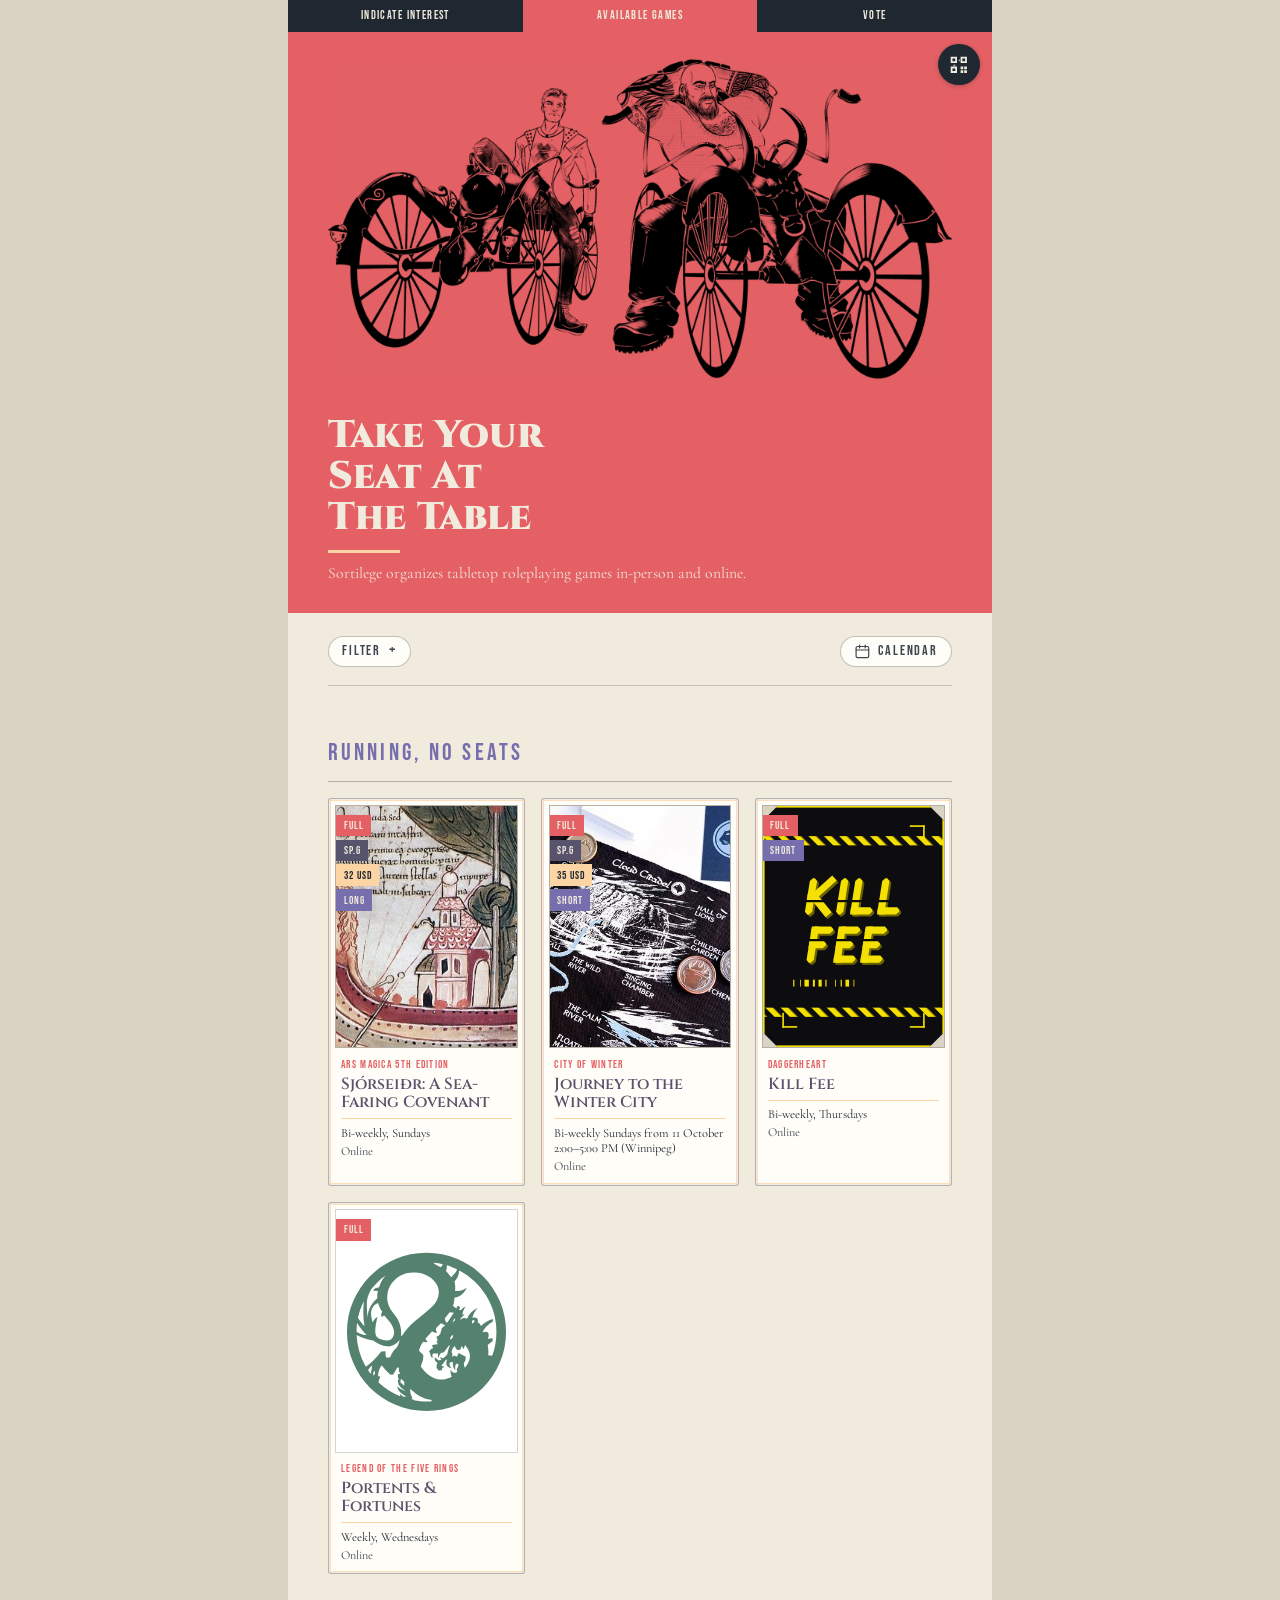
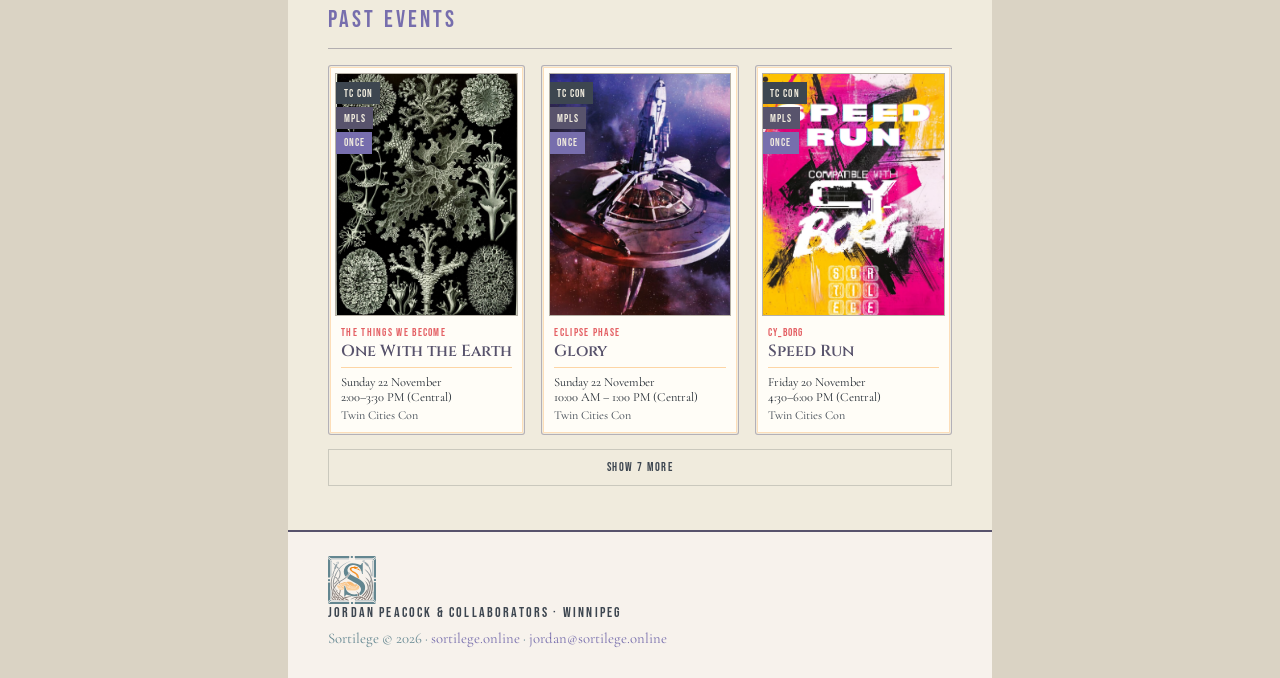
<file: index.html>
<!DOCTYPE html>
<html lang="en">
<head>
<!-- Bump the ?v= on styles.css / data.js / app.js when they change,
     so returning visitors are not served a cached copy. -->
<meta charset="utf-8">
<meta name="viewport" content="width=device-width, initial-scale=1">
<title>Sortilege — Take Your Seat</title>
<meta name="description" content="Register for a Sortilege table.">
<link rel="icon" href="favicon.svg" type="image/svg+xml">
<link rel="alternate icon" href="favicon-32.png" sizes="32x32">
<link rel="apple-touch-icon" href="apple-touch-icon.png">
<meta name="theme-color" content="#e46064">
<link rel="preconnect" href="https://fonts.googleapis.com">
<link rel="preconnect" href="https://fonts.gstatic.com" crossorigin>
<link href="https://fonts.googleapis.com/css2?family=Cinzel:wght@400;600;700;900&amp;family=Cormorant+Garamond:ital,wght@0,300;0,400;0,500;0,600;1,400&amp;family=Bebas+Neue&amp;display=swap" rel="stylesheet">
<link rel="stylesheet" href="styles.css?v=55">
</head>
<body>
<main class="sheet">

  <!-- Sortilege has three front doors and a reader arrives at whichever the
         QR code pointed at, so each names the others. The half you are on is a
         span and not a link, because there is nowhere for it to go. Keep the
         labels and the order identical on landing, rsvp and vote.sortilege.online,
         or the bar stops reading as one control when somebody crosses between them. -->
  <nav class="siteswitch" aria-label="Sortilege sites">
    <a class="siteswitch__off" href="https://landing.sortilege.online/">Indicate Interest</a>
    <span class="siteswitch__on" aria-current="page">Available Games</span>
    <a class="siteswitch__off" href="https://vote.sortilege.online/">Vote</a>
  </nav>

  <header class="hero">
    <!-- Starts as the house art, which is the one thing that multiplies onto
         the coral. fillHero() drops is-house when an event supplies its own. -->
    <div class="hero__art is-house">
      <img id="hero-art" src="assets/art/the-filth.png" alt="" width="1600" height="822">
      <!-- Only set when the art's licence requires naming someone. Most of the
           set does not, so this stays hidden and takes up no room. Revealed on
           hover, and focusable so a keyboard or a tap can reach it too — hover
           alone does not exist on the phones this site is scanned from. -->
      <p class="hero__credit" id="hero-credit" tabindex="0" hidden></p>
    </div>
    <div class="hero__body">
      <p class="hero__system" id="hero-system" hidden></p>
      <h1 id="hero-title">Take Your <br>Seat At <br>The Table</h1>
      <div class="rule-gold"></div>
      <p id="hero-pitch">Sortilege organizes tabletop roleplaying games in-person and online.</p>
    </div>
  </header>

  <!-- Shown when no ?event= key is given, or the key is not one we know.
       Filter bar and tiles are both built from window.EVENTS by app.js. -->
  <section class="chooser" id="chooser" hidden>
    <div class="sec sec--chooser">
      <p class="lede" id="chooser-lede" hidden></p>

      <div class="filterbar">
        <div class="filterbar__row">
          <button type="button" class="filters__toggle" id="filters-toggle"
                  aria-expanded="false" aria-controls="filters">
            <span>FILTER</span>
            <span class="filters__active" id="filters-active" hidden></span>
            <span class="filters__caret" aria-hidden="true">+</span>
          </button>

          <button type="button" class="viewtoggle" id="view-toggle"
                  aria-pressed="false" aria-controls="calendar">
            <svg viewBox="0 0 24 24" aria-hidden="true" focusable="false">
              <rect x="3" y="5" width="18" height="16" rx="2"></rect>
              <path d="M3 10h18M8 3v4M16 3v4"></path>
            </svg>
            <span class="viewtoggle__label">CALENDAR</span>
          </button>
        </div>
        <div class="filters" id="filters" role="group" aria-label="Filter the tables" hidden></div>
      </div>

      <div class="tarots" id="chooser-list"></div>

      <!-- Tables with no seats left, kept below the ones you can still join.
           Built by the same code from the same filtered set. -->
      <div class="chooser__full" id="chooser-full" hidden>
        <h3 class="chooser__fullhead">RUNNING, NO SEATS</h3>
        <div class="tarots" id="chooser-full-list"></div>
      </div>

      <!-- Nights that have run, under the ones that are still to. Built from
           archive() in shared.js — the same list /past/ shows — so neither can
           drift from the other's idea of what has played. Capped at three with
           a button for the rest; a record grows without limit and this page is
           a shopfront first. -->
      <div class="chooser__full" id="chooser-past" hidden>
        <h3 class="chooser__fullhead">PAST EVENTS</h3>
        <div class="tarots" id="chooser-past-list"></div>
        <button type="button" class="chooser__more" id="chooser-past-more" hidden
                aria-expanded="false" aria-controls="chooser-past-list"></button>
      </div>

      <!-- Month view. Built from the same filtered set as the tiles. -->
      <section class="calendar" id="calendar" hidden aria-label="Games by month">
        <div class="calendar__head">
          <button type="button" class="calendar__nav" id="cal-prev" aria-label="Previous month">&#8592;</button>
          <h3 class="calendar__month" id="cal-month" role="status" aria-live="polite"></h3>
          <button type="button" class="calendar__nav" id="cal-next" aria-label="Next month">&#8594;</button>
        </div>
        <div class="calendar__grid" id="cal-grid"></div>
        <p class="calendar__note" id="cal-note"></p>
      </section>

      <p class="chooser__empty" id="chooser-empty" hidden>
        Nothing matches that combination.
        <button type="button" class="linkish" id="filters-clear">Show everything</button>
      </p>
    </div>
  </section>

  <!-- A table that has already played. Its QR still works and says so. -->
  <section class="notice" id="past" hidden>
    <div class="sec">
      <p class="kicker">ALREADY PLAYED</p>
      <h2 class="notice__title">This One Has Run</h2>

      <div class="booking">
        <p class="booking__kicker">THE TABLE</p>
        <p class="booking__title" id="past-event"></p>
        <dl class="booking__meta" id="past-meta"></dl>
      </div>

      <p class="lede" id="past-lede"></p>

      <a class="pay" id="past-browse" href="?">SEE WHAT'S ON NOW →</a>
    </div>
  </section>

  <!-- A table that was called off. Its QR still works and says what happened
       rather than claiming the night ran. -->
  <section class="notice" id="cancelled" hidden>
    <div class="sec">
      <p class="kicker">CALLED OFF</p>
      <h2 class="notice__title">This One Was Cancelled</h2>

      <div class="booking">
        <p class="booking__kicker">THE TABLE</p>
        <p class="booking__title" id="cancelled-event"></p>
        <dl class="booking__meta" id="cancelled-meta"></dl>
      </div>

      <p class="lede" id="cancelled-lede"></p>

      <a class="pay" id="cancelled-browse" href="?">SEE WHAT'S ON NOW →</a>
    </div>
  </section>

  <!-- Still running, but shut to signups. Its QR still works and says so. -->
  <section class="notice" id="closed" hidden>
    <div class="sec">
      <p class="kicker">REGISTRATION CLOSED</p>
      <h2 class="notice__title">This One Is Full Up</h2>

      <div class="booking">
        <p class="booking__kicker">THE TABLE</p>
        <p class="booking__title" id="closed-event"></p>
        <dl class="booking__meta" id="closed-meta"></dl>
      </div>

      <p class="lede" id="closed-lede"></p>

      <a class="pay" id="closed-browse" href="?">SEE WHAT'S ON NOW →</a>
    </div>
  </section>

  <!-- Run by us, seated by somebody else — a convention, say. Listed in full,
       but it takes nothing: the seats are not ours to give. -->
  <section class="notice" id="elsewhere" hidden>
    <div class="sec">
      <p class="kicker">SEATS COME FROM ELSEWHERE</p>
      <h2 class="notice__title">This One Is Booked There</h2>

      <div class="booking">
        <p class="booking__kicker">THE TABLE</p>
        <p class="booking__title" id="elsewhere-event"></p>
        <dl class="booking__meta" id="elsewhere-meta"></dl>
      </div>

      <p class="lede" id="elsewhere-lede"></p>

      <a class="pay" id="elsewhere-link" href="#" target="_blank" rel="noopener" hidden></a>
      <p class="hint" id="elsewhere-hint" hidden>Opens in a new tab.</p>

      <a class="booking__swap" id="elsewhere-swap" href="?">Not this one? Pick another table</a>
    </div>
  </section>

  <!-- StartPlaying tables are booked there, not here: no form, just the handoff. -->
  <section class="notice handoff" id="handoff" hidden>
    <div class="sec">
      <p class="kicker">BOOKED ELSEWHERE</p>
      <h2 class="notice__title">This One Runs On StartPlaying</h2>

      <div class="booking" id="handoff-booking">
        <p class="booking__kicker">THE TABLE</p>
        <p class="booking__title" id="handoff-event"></p>
        <dl class="booking__meta" id="handoff-meta"></dl>
      </div>

      <p class="lede" id="handoff-lede">
        Seats for this game are sold and scheduled through StartPlaying.games, so
        there is nothing to fill in here. You will need a StartPlaying account —
        they are free — and then you can claim your seat on the listing.
      </p>

      <a class="pay" id="handoff-link" href="#" target="_blank" rel="noopener">BOOK ON STARTPLAYING →</a>
      <p class="hint">Opens StartPlaying in a new tab.</p>

      <a class="booking__swap" id="handoff-swap" href="?">Not this one? Pick another table</a>
    </div>
  </section>

  <form class="form" id="register" novalidate hidden>

    <p class="intro" id="intro">Fill this in to claim a seat. I read every one myself and reply to confirm.</p>

    <section class="sec" data-step="1" data-step-title="Your seat" data-validate="essentials">
      <div class="sec__head">
        <h2>You Are</h2>
      </div>

      <!-- Which event this registration is for. Filled from ?event= by app.js. -->
      <div class="booking" id="booking">
        <p class="booking__kicker">REGISTERING FOR</p>
        <p class="booking__title" id="booking-title"></p>
        <dl class="booking__meta" id="booking-meta"></dl>
        <p class="booking__seats" id="booking-seats" hidden></p>
        <a class="booking__swap" id="booking-swap" href="?">Not this one? Pick another table</a>
      </div>

      <div class="field">
        <label for="name">PREFERRED NAME</label>
        <input type="text" id="name" name="name" autocomplete="name">
      </div>

      <div class="field">
        <label for="email">EMAIL</label>
        <input type="email" id="email" name="email" autocomplete="email" inputmode="email"
               placeholder="you@example.com">
        <p class="hint">I reply here to confirm, and copy you on the registration.</p>
      </div>

      <p class="error" id="essentials-error" role="alert" hidden></p>
    </section>

    <!-- The event's own questions are built in here from data.js, as .sec
         elements with their own data-step, so the wizard picks them up exactly
         like hand-written ones. -->
    <div id="event-steps"></div>

    <!-- Honeypot: hidden from people, irresistible to bots. -->
    <div class="trap" aria-hidden="true">
      <label for="website">Website</label>
      <input type="text" id="website" name="website" tabindex="-1" autocomplete="off">
    </div>

    <!-- Set by app.js: which event, which printed QR, and the email subject. -->
    <input type="hidden" name="event" id="event-field" value="">
    <input type="hidden" name="system" id="system-field" value="">
    <input type="hidden" name="ref" id="ref-field" value="">
    <input type="hidden" name="kind" id="kind-field" value="">
    <input type="hidden" name="waitlist" id="waitlist-field" value="">
    <input type="hidden" name="src" value="">

    <div class="submit-bar">
      <p class="consent" id="status" role="status" aria-live="polite"></p>
    </div>
  </form>

  <section class="done" id="done" hidden>
    <div class="done__head">
      <p class="kicker">SEAT REQUESTED</p>
      <h2 class="done__title">You're On The List</h2>
      <p class="done__lede" id="done-lede"></p>
    </div>

    <section class="sec">
      <div class="sec__head">
        <h2 id="pay-heading">Your Seat</h2>
      </div>
      <div class="booking booking--done" id="done-booking">
        <p class="booking__title" id="done-title"></p>
        <dl class="booking__meta" id="done-meta"></dl>
      </div>
      <p class="lede" id="pay-lede"></p>
      <a class="pay" id="pay-link" href="#" rel="noopener" hidden></a>
      <p class="hint" id="pay-note"></p>
      <a class="ics-link" id="calendar-link" download hidden>ADD TO CALENDAR</a>
      <p class="ref">YOUR REFERENCE · <span id="ref-shown"></span></p>
    </section>

    <section class="sec">
      <div class="sec__head">
        <h2>Stay In Touch</h2>
      </div>
      <a class="discord" id="discord-link" href="#" rel="noopener">JOIN THE SORTILEGE DISCORD</a>
      <p class="hint">Where tables are announced, filled, and played.</p>
    </section>
  </section>

  <footer class="foot">
    <img class="tile" src="assets/tiles/s.svg" alt="">
    <p class="foot__who">JORDAN PEACOCK &amp; COLLABORATORS &middot; WINNIPEG</p>
    <p class="foot__meta">Sortilege &copy; 2026 &middot; <a href="https://sortilege.online">sortilege.online</a> &middot; <a href="mailto:jordan@sortilege.online">jordan@sortilege.online</a></p>
  </footer>

</main>
<script src="data.js?v=53"></script>
<script src="shared.js?v=53"></script>
<script src="app.js?v=53"></script>
<script src="qr.js?v=1" data-url="https://rsvp.sortilege.online/"></script>
</body>
</html>
</file>
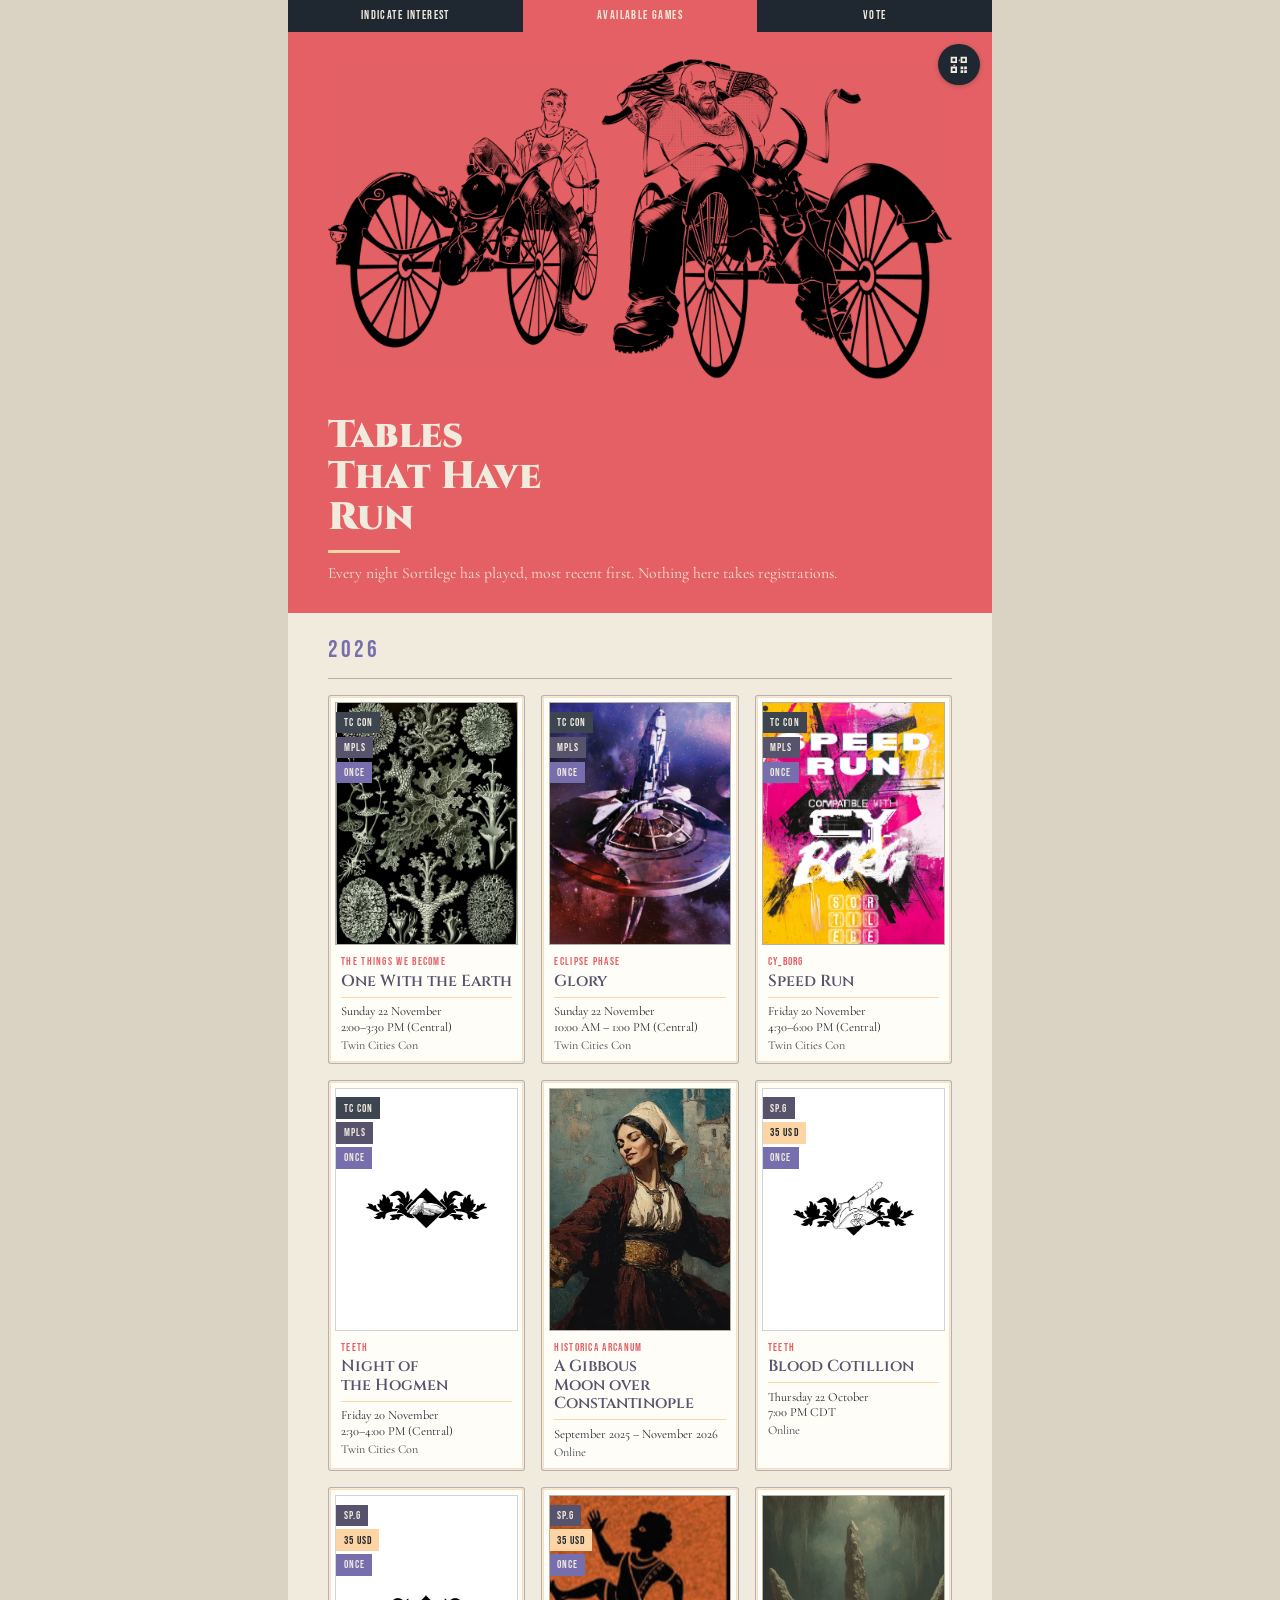
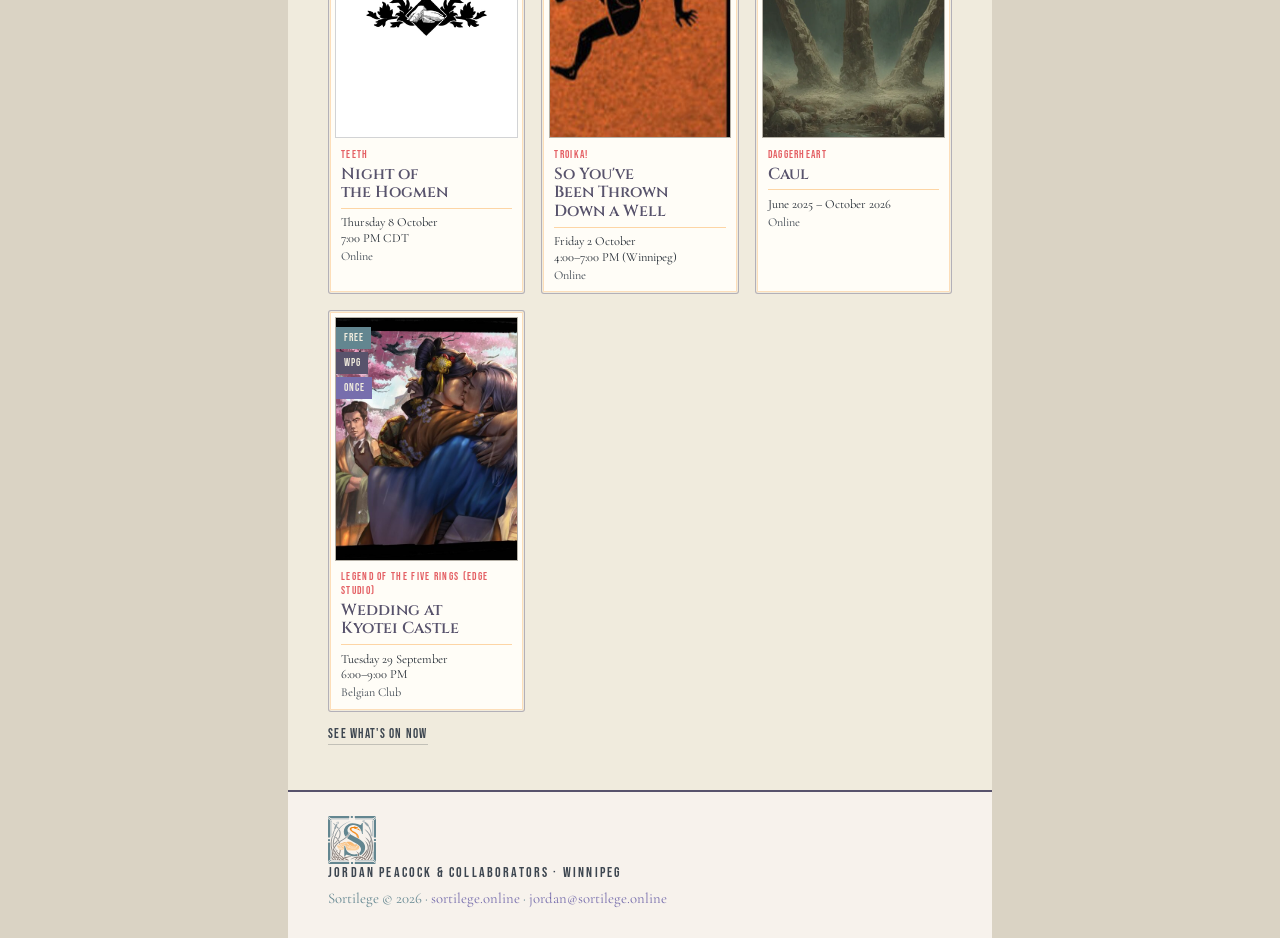
<file: past/index.html>
<!DOCTYPE html>
<html lang="en">
<head>
<!-- The archive. Deliberately unlinked from the roster: you reach it by
     knowing the address. Bump the ?v= alongside the ones in ../index.html. -->
<meta charset="utf-8">
<meta name="viewport" content="width=device-width, initial-scale=1">
<!-- Relative paths in data.js ("assets/art/…") and on the tiles ("?event=…")
     are written for the site root, so the root is what they resolve against. -->
<base href="/">
<title>Sortilege — Tables That Have Run</title>
<meta name="description" content="A record of Sortilege tables that have already played.">
<meta name="robots" content="noindex, nofollow">
<link rel="icon" href="favicon.svg" type="image/svg+xml">
<link rel="alternate icon" href="favicon-32.png" sizes="32x32">
<link rel="apple-touch-icon" href="apple-touch-icon.png">
<meta name="theme-color" content="#e46064">
<link rel="preconnect" href="https://fonts.googleapis.com">
<link rel="preconnect" href="https://fonts.gstatic.com" crossorigin>
<link href="https://fonts.googleapis.com/css2?family=Cinzel:wght@400;600;700;900&amp;family=Cormorant+Garamond:ital,wght@0,300;0,400;0,500;0,600;1,400&amp;family=Bebas+Neue&amp;display=swap" rel="stylesheet">
<link rel="stylesheet" href="styles.css?v=55">
</head>
<body>
<main class="sheet">

  <!-- Sortilege has three front doors and a reader arrives at whichever the
         QR code pointed at, so each names the others. The half you are on is a
         span and not a link, because there is nowhere for it to go. Keep the
         labels and the order identical on landing, rsvp and vote.sortilege.online,
         or the bar stops reading as one control when somebody crosses between them. -->
  <nav class="siteswitch" aria-label="Sortilege sites">
    <a class="siteswitch__off" href="https://landing.sortilege.online/">Indicate Interest</a>
    <span class="siteswitch__on" aria-current="page">Available Games</span>
    <a class="siteswitch__off" href="https://vote.sortilege.online/">Vote</a>
  </nav>

  <header class="hero">
    <div class="hero__art is-house">
      <img id="hero-art" src="assets/art/the-filth.png" alt="" width="1600" height="822">
    </div>
    <div class="hero__body">
      <h1>Tables <br>That Have <br>Run</h1>
      <div class="rule-gold"></div>
      <p>Every night Sortilege has played, most recent first. Nothing here takes registrations.</p>
    </div>
  </header>

  <section class="chooser">
    <div class="sec sec--chooser">
      <!-- Filled by past.js: one block per year, newest first. -->
      <div id="archive"></div>

      <p class="chooser__empty" id="archive-empty" hidden>
        Nothing has run yet.
      </p>

      <a class="booking__swap" href="?">See what's on now</a>
    </div>
  </section>

  <footer class="foot">
    <img class="tile" src="assets/tiles/s.svg" alt="">
    <p class="foot__who">JORDAN PEACOCK &amp; COLLABORATORS &middot; WINNIPEG</p>
    <p class="foot__meta">Sortilege &copy; 2026 &middot; <a href="https://sortilege.online">sortilege.online</a> &middot; <a href="mailto:jordan@sortilege.online">jordan@sortilege.online</a></p>
  </footer>

</main>
<script src="data.js?v=53"></script>
<script src="shared.js?v=53"></script>
<script src="past.js?v=53"></script>
<script src="qr.js?v=1" data-url="https://rsvp.sortilege.online/"></script>
</body>
</html>
</file>
<file: styles.css>
/* Sortilege registration — styling derived from the Sortilege Gamemastering Pamphlet.
   Shares its chassis with the onboarding form in the landing repo: same tokens,
   same section/field/chip/tag/wizard components, minus the pieces that form has
   and this one does not (open-games carousel, availability grid, time-zone combo). */

:root {
  --paper:      #F0EBDD;
  --paper-alt:  #f7f2ec;
  --surround:   #DAD3C4;
  --ink:        #1F2730;
  --ink-soft:   #3d4650;
  --plum:       #58536c;
  --lilac:      #776ead;
  --coral:      #e46064;
  --gold:       #fdd5a5;
  --teal:       #638690;

  --serif:  'Cormorant Garamond', Georgia, serif;
  --display:'Cinzel', Georgia, serif;
  --label:  'Bebas Neue', 'Arial Narrow', sans-serif;

  --rule: 1px solid rgba(31, 39, 48, 0.18);
}

*, *::before, *::after { box-sizing: border-box; }

/* An author `display` rule outranks the UA sheet's [hidden], so an element that
   sets one (.pay, .discord, .chip…) stays visible when hidden is set from JS.
   Say it once, loudly, rather than remembering it at every call site. */
[hidden] { display: none !important; }

html { -webkit-text-size-adjust: 100%; }

body {
  margin: 0;
  background: var(--surround);
  color: var(--ink);
  font-family: var(--serif);
  font-size: 18px;
  line-height: 1.45;
}

.sheet {
  max-width: 44rem;
  margin: 0 auto;
  background: var(--paper);
  min-height: 100vh;
}

/* The archive strip's reveal. A plain row rather than a pill: it sits at the
   bottom of a grid of tiles and should not compete with them. */
.chooser__more {
  display: block;
  width: 100%;
  margin-top: 0.9rem;
  padding: 0.6rem;
  border: var(--rule);
  background: none;
  color: var(--ink-soft);
  font-family: var(--label);
  font-size: 0.78rem;
  letter-spacing: 0.12em;
  cursor: pointer;
}

.chooser__more:hover { color: var(--paper); background: var(--ink-soft); }

/* ---------- Site switch ---------- */
/* Two front doors: this site takes a booking for a table somebody has already
   picked, landing.sortilege.online asks what they want and matches them to
   one. Sits above the hero on both pages here and on its opposite number, so
   crossing over feels like one switch rather than two separate links.

   Square and full-bleed, with no margin under it: the coral half runs straight
   into the coral hero below, which is what makes the bar read as part of the
   page you are on rather than a control floating above it. Inset it, round it
   or give it a bottom border and a pale line appears between the two corals. */

.siteswitch {
  display: flex;
  font-family: var(--label);
  font-size: 0.74rem;
  letter-spacing: 0.12em;
  text-transform: uppercase;
}

.siteswitch > * {
  flex: 1;
  padding: 0.62rem 0.4rem;
  line-height: 1;
  text-align: center;
  text-decoration: none;
}

.siteswitch__on {
  color: var(--paper);
  background: var(--coral);
}

/* Ink rather than a pale tone: the page background outside the sheet is
   --surround, so anything near it loses the half's edge at desktop widths. */
.siteswitch__off {
  color: var(--paper);
  background: var(--ink);
}

.siteswitch__off:hover { background: var(--ink-soft); }

/* Links are not in the global focus ring, so this one says it itself. */
.siteswitch__off:focus-visible {
  outline: 2px solid var(--lilac);
  outline-offset: -2px;
}

/* ---------- Hero ---------- */
/* The art is black line work on white; multiply drops the white to coral. */

.hero {
  background: var(--coral);
  color: var(--paper);
}

/* A small inset all round — enough that the art sits on the coral rather than
   being clipped by it, without the letterboxing the old height cap caused. */
.hero__art {
  position: relative; /* the credit overlay anchors to this */
  padding: 1.1rem;
  font-size: 0;
}

.hero__art img {
  display: block;
  width: 100%;
  /* Natural height, uncapped: the art is full width and unscaled. Every cover in
     the set is landscape or near-square, so nothing runs away — but a PORTRAIT
     cover would be tall here, which is why the README asks for wide art. */
  height: auto;
}

/* An attribution line for the one or two covers whose licence asks to be named.
   It sits ON the art and stays invisible until asked for: a legal obligation,
   not a caption, and nobody scanning a QR code at a table came to read it.
   Overlaid rather than placed in the flow so appearing costs no layout shift.

   Hover is the trigger, but hover does not exist on a phone, so the line is
   focusable: a tap or a Tab lands on it and :focus-within brings it up. */
.hero__credit {
  position: absolute;
  left: 1.1rem;
  right: 1.1rem;
  bottom: 1.1rem;
  margin: 0;
  padding: 0.4rem 0.55rem;
  background: rgba(31, 39, 48, 0.84);
  font-family: var(--label);
  font-size: 0.68rem;
  letter-spacing: 0.06em;
  line-height: 1.3;
  text-align: right;
  color: rgba(240, 235, 221, 0.92);
  opacity: 0;
  transition: opacity 140ms ease;
}

.hero__art:hover .hero__credit,
.hero__art:focus-within .hero__credit { opacity: 1; }

@media (prefers-reduced-motion: reduce) {
  .hero__credit { transition: none; }
}

/* multiply is the right technique for the house line art and nothing else: it
   drops the white out and leaves the ink on coral. Event art — paintings,
   photographs, a publisher's ornament on white — renders as supplied, because
   under multiply all of it collapses towards one coral tone. */
.hero__art.is-house img { mix-blend-mode: multiply; }

/* An event's own art is a picture hung on the coral: a paper mat and a gold
   hairline, the same frame the tiles use. The house art takes none of this —
   its white is blended away, so there would be nothing for a mat to sit
   against. */
.hero__art:not(.is-house) img {
  border: 1px solid rgba(31, 39, 48, 0.35);
  box-shadow: 0 0 0 4px var(--paper), 0 0 0 5px rgba(253, 213, 165, 0.9);
}

@media (min-width: 40rem) {
  .hero__art:not(.is-house) img {
    box-shadow: 0 0 0 6px var(--paper), 0 0 0 7px rgba(253, 213, 165, 0.9);
  }
}

.hero__body { padding: 0.4rem 1.5rem 1.2rem; }

.hero h1 {
  margin: 0;
  font-family: var(--display);
  font-weight: 900;
  font-size: clamp(1.7rem, 7vw, 2.4rem);
  line-height: 1.06;
  letter-spacing: 0.005em;
  text-wrap: balance;
}

.hero p {
  margin: 0.7rem 0 0;
  font-size: 0.98rem;
  line-height: 1.32;
  color: rgba(240, 235, 221, 0.95);
}

.rule-gold {
  width: 4.5rem;
  height: 3px;
  background: var(--gold);
  margin: 0.7rem 0 0;
}

/* ---------- Shared type ---------- */

.eyebrow {
  margin: 0 0 0.7rem;
  font-family: var(--label);
  font-size: 0.82rem;
  letter-spacing: 0.22em;
  line-height: 1.3;
  color: var(--lilac);
}

.sec__head {
  display: flex;
  margin-bottom: 1.4rem;
  padding-bottom: 0.9rem;
  border-bottom: 1px solid rgba(88, 83, 108, 0.4);
}

h2 {
  display: flex;
  flex: 1;
  align-items: flex-start;
  justify-content: space-between;
  gap: 1rem;
  margin: 0;
  font-family: var(--label);
  font-weight: 400;
  font-size: 1.5rem;
  line-height: 1.15;
  letter-spacing: 0.13em;
  text-transform: uppercase;
  color: var(--lilac);
}

/* Coral marker, top-right of whatever it is attached to. */
.optional {
  flex: none;
  font-family: var(--label);
  font-size: 0.72rem;
  letter-spacing: 0.18em;
  line-height: 1.6;
  color: var(--coral);
}

.field__label .optional,
.field > label .optional { float: right; }

.lede {
  margin: 0 0 1.4rem;
  color: var(--ink-soft);
  font-size: 1.02rem;
}

/* ---------- Form scaffold ---------- */

.form { padding: 0 0 3rem; }

.sec {
  padding: 2rem 1.5rem 2.25rem;
  border-top: var(--rule);
}

.sec:nth-of-type(even) { background: var(--paper-alt); }

/* Groups radio sets for assistive tech without drawing a box or notching a rule. */
fieldset.bare {
  margin: 0;
  padding: 0;
  border: 0;
  min-width: 0;
}

fieldset.bare > legend { padding: 0; }

.field { margin-top: 1.35rem; }

/* Both spellings of a field label: <label> where there is one control to point
   at, and a <span> where the control is a group. They must look identical —
   in the landing form the span silently fell back to the body serif. */
.field > label,
.field__label {
  display: block;
  margin-bottom: 0.4rem;
  font-family: var(--label);
  font-size: 0.95rem;
  letter-spacing: 0.1em;
  color: var(--ink);
}

.hint { margin: 0.25rem 0 0.5rem; font-size: 0.92rem; color: var(--ink-soft); font-style: italic; }

input[type="text"],
input[type="email"],
input[type="tel"],
textarea,
select {
  width: 100%;
  padding: 0.6rem 0.7rem;
  font-family: var(--serif);
  font-size: 1.02rem;
  color: var(--ink);
  background: #fffdf7;
  border: 1px solid rgba(31, 39, 48, 0.28);
  border-radius: 2px;
}

textarea { min-height: 5.5rem; resize: vertical; }

input:focus-visible,
textarea:focus-visible,
select:focus-visible,
button:focus-visible {
  outline: 2px solid var(--lilac);
  outline-offset: 1px;
}

/* ---------- Submit ---------- */

.submit-bar { padding: 2rem 1.5rem 0; border-top: var(--rule); }

button[type="submit"] {
  width: 100%;
  padding: 0.85rem 1rem;
  font-family: var(--label);
  font-size: 1.25rem;
  letter-spacing: 0.14em;
  color: var(--paper);
  background: var(--plum);
  border: 0;
  border-radius: 2px;
  cursor: pointer;
}

button[type="submit"]:hover { background: var(--coral); }

.consent { margin: 0.9rem 0 0; font-size: 0.92rem; color: var(--ink-soft); }

/* ---------- Footer ---------- */

.foot {
  padding: 1.5rem;
  border-top: 2px solid var(--plum);
  background: var(--paper-alt);
}

.foot p { margin: 0 0 0.3rem; }

.foot__who { margin-top: 0.85rem; font-family: var(--label); font-size: 0.85rem; letter-spacing: 0.16em; color: var(--ink-soft); }

.foot__meta { font-size: 0.92rem; color: var(--teal); }

a { color: var(--lilac); text-decoration: none; }
a:hover { color: var(--coral); }

.tile { width: 3rem; height: auto; display: block; }

@media (min-width: 40rem) {
  .hero__art { padding: 1.7rem 2.5rem; }
  .hero__body { padding: 0.6rem 2.5rem 1.8rem; }
  .sec, .submit-bar, .foot { padding-left: 2.5rem; padding-right: 2.5rem; }
  .sec { padding-top: 2.5rem; padding-bottom: 2.75rem; }
}

/* Honeypot — off-canvas rather than display:none, which some bots skip. */
.trap {
  position: absolute;
  left: -9999px;
  width: 1px;
  height: 1px;
  overflow: hidden;
}

.consent.is-error { color: var(--coral); }

/* ---------- Chips ---------- */

.sr-only {
  position: absolute; width: 1px; height: 1px;
  padding: 0; margin: -1px; overflow: hidden;
  clip-path: inset(50%); white-space: nowrap;
}

.chips { display: flex; flex-wrap: wrap; gap: 0.5rem; margin-top: 0.15rem; }
.chips--stack { flex-direction: column; align-items: flex-start; }

.chip { display: inline-flex; position: relative; }

.chip input {
  position: absolute; inset: 0;
  width: 100%; height: 100%;
  margin: 0; opacity: 0; cursor: pointer;
}

.chip span {
  display: inline-block;
  padding: 0.5rem 0.85rem;
  font-family: var(--label);
  font-size: 0.92rem;
  letter-spacing: 0.07em;
  color: var(--ink-soft);
  background: #fffdf7;
  border: 1px solid rgba(31, 39, 48, 0.28);
  border-radius: 999px;
  transition: background 0.12s, color 0.12s, border-color 0.12s;
}

.chip input:checked + span {
  color: var(--paper);
  background: var(--plum);
  border-color: var(--plum);
}

.chip input:focus-visible + span { outline: 2px solid var(--lilac); outline-offset: 2px; }

.write-in { margin-top: 0.6rem; }

/* ---------- Experience slider ---------- */

.slider {
  width: 100%;
  margin: 0.35rem 0 0;
  accent-color: var(--coral);
  background: transparent;
}

.slider__text {
  margin: 0.7rem 0 0;
  padding-left: 0.8rem;
  border-left: 3px solid var(--coral);
  font-size: 1.02rem;
  line-height: 1.35;
  color: var(--ink-soft);
  min-height: 2.6em;
}

/* Validation messages, shared by the name and email fields. */
.error { margin: 0.9rem 0 0; font-family: var(--label); font-size: 0.95rem; letter-spacing: 0.06em; color: var(--coral); }

/* ---------- Toggle switch ---------- */

.switch {
  display: grid;
  grid-template-columns: 3.1rem 1fr;
  gap: 0.8rem;
  align-items: center;
  position: relative;
  cursor: pointer;
}

.switch input { position: absolute; opacity: 0; width: 3.1rem; height: 1.7rem; margin: 0; cursor: pointer; }

.switch__track {
  width: 3.1rem; height: 1.7rem;
  background: rgba(31, 39, 48, 0.2);
  border-radius: 999px;
  position: relative;
  transition: background 0.15s;
}

.switch__track::after {
  content: '';
  position: absolute; top: 0.2rem; left: 0.2rem;
  width: 1.3rem; height: 1.3rem;
  background: var(--paper);
  border-radius: 50%;
  transition: transform 0.15s;
}

.switch input:checked + .switch__track { background: var(--coral); }
.switch input:checked + .switch__track::after { transform: translateX(1.4rem); }
.switch input:focus-visible + .switch__track { outline: 2px solid var(--lilac); outline-offset: 2px; }

.switch__text { font-size: 1.02rem; line-height: 1.35; color: var(--ink-soft); }

/* Portrait cards: the art is a band, the body carries the height. */

/* ---------- Discord ---------- */

.discord {
  display: block;
  padding: 0.8rem 1rem;
  font-family: var(--label);
  font-size: 1.1rem;
  letter-spacing: 0.12em;
  text-align: center;
  color: var(--paper);
  background: var(--lilac);
  border-radius: 2px;
}

.discord:hover { background: var(--plum); color: var(--paper); }

.sec .switch { margin-top: 1.3rem; }

/* ---------- Tag pickers ---------- */

.tagselect { position: relative; margin-top: 0.15rem; }

.tagselect__box {
  display: flex;
  flex-wrap: wrap;
  gap: 0.4rem;
  align-items: center;
  padding: 0.45rem 0.5rem;
  background: #fffdf7;
  border: 1px solid rgba(31, 39, 48, 0.28);
  border-radius: 2px;
  cursor: text;
}

.tagselect__box:focus-within { outline: 2px solid var(--lilac); outline-offset: 1px; }

.tagselect__tags { display: contents; }

.tag {
  display: inline-flex;
  align-items: center;
  gap: 0.35rem;
  padding: 0.28rem 0.3rem 0.28rem 0.6rem;
  font-family: var(--label);
  font-size: 0.88rem;
  letter-spacing: 0.06em;
  color: var(--paper);
  background: var(--plum);
  border-radius: 999px;
}

.tag__x {
  display: grid;
  place-items: center;
  width: 1.35rem;
  height: 1.35rem;
  padding: 0;
  font-size: 1rem;
  line-height: 1;
  color: var(--paper);
  background: rgba(240, 235, 221, 0.18);
  border: 0;
  border-radius: 50%;
  cursor: pointer;
}

.tag__x:hover { background: var(--coral); }

.tagselect__input {
  flex: 1;
  min-width: 9rem;
  padding: 0.32rem 0.15rem;
  font-family: var(--serif);
  font-size: 1.02rem;
  color: var(--ink);
  background: transparent;
  border: 0;
  outline: none;
}

.tagselect__menu {
  position: absolute;
  z-index: 20;
  left: 0;
  right: 0;
  max-height: 13rem;
  margin: 0.25rem 0 0;
  padding: 0;
  overflow-y: auto;
  list-style: none;
  background: #fffdf7;
  border: 1px solid rgba(88, 83, 108, 0.45);
  border-radius: 2px;
  box-shadow: 0 6px 18px rgba(31, 39, 48, 0.14);
}

.tagselect__option {
  padding: 0.6rem 0.75rem;
  font-size: 1rem;
  color: var(--ink-soft);
  cursor: pointer;
}

.tagselect__option:hover,
.tagselect__option.is-active { color: var(--paper); background: var(--plum); }

.tagselect__values { display: none; }

/* ---------- Step-through ---------- */
/* Only present once JS has grouped the sections; without it the page stays
   a single long form and none of this applies. */

.wizard__progress {
  position: sticky;
  top: 0;
  z-index: 15;
  padding: 0.85rem 1.5rem 0;
  background: var(--paper);
  border-bottom: 1px solid rgba(31, 39, 48, 0.14);
}

.wizard__dots { display: flex; flex-wrap: wrap; gap: 0.35rem; margin-bottom: 0.6rem; }

.wizard__dot {
  width: 1.6rem;
  height: 1.6rem;
  padding: 0;
  font-family: var(--label);
  font-size: 0.8rem;
  color: var(--ink-soft);
  background: transparent;
  border: 1px solid rgba(31, 39, 48, 0.28);
  border-radius: 50%;
  cursor: default;
}

.wizard__dot.is-reachable { cursor: pointer; }
.wizard__dot.is-done { color: var(--paper); background: var(--lilac); border-color: var(--lilac); }
.wizard__dot.is-current { color: var(--paper); background: var(--coral); border-color: var(--coral); }
.wizard__dot:focus-visible { outline: 2px solid var(--lilac); outline-offset: 2px; }

.wizard__meta { display: flex; align-items: baseline; justify-content: space-between; gap: 1rem; }

.wizard__title {
  font-family: var(--label);
  font-size: 0.95rem;
  letter-spacing: 0.14em;
  text-transform: uppercase;
  color: var(--plum);
}

.wizard__count {
  font-family: var(--label);
  font-size: 0.78rem;
  letter-spacing: 0.12em;
  color: var(--ink-soft);
}

.wizard__bar { height: 3px; margin-top: 0.55rem; background: rgba(31, 39, 48, 0.12); }
.wizard__bar span { display: block; height: 100%; background: var(--coral); transition: width 0.25s ease; }

.wizard__nav {
  display: flex;
  gap: 0.75rem;
  padding: 0 1.5rem 2rem;
}

.wizard__btn {
  flex: 1;
  padding: 0.85rem 1rem;
  font-family: var(--label);
  font-size: 1.1rem;
  letter-spacing: 0.12em;
  border: 0;
  border-radius: 2px;
  cursor: pointer;
}

.wizard__btn--back { color: var(--plum); background: transparent; border: 1px solid rgba(88, 83, 108, 0.5); }
.wizard__btn--back:disabled { opacity: 0.3; cursor: default; }
.wizard__btn--next { flex: 2; color: var(--paper); background: var(--plum); }
.wizard__btn--next:hover { background: var(--coral); }

/* The first visible step already sits under the sticky bar. */
.is-wizard .sec { border-top: 0; }
.is-wizard .sec:nth-of-type(even) { background: transparent; }

@media (min-width: 40rem) {
  .wizard__progress { padding-left: 2.5rem; padding-right: 2.5rem; }
  .wizard__nav { padding-left: 2.5rem; padding-right: 2.5rem; }
}

/* Past the first step the hero collapses; the sticky progress bar is the header. */
.is-stepping .hero__art { display: none; }

.is-stepping .hero__body { padding-top: 1.1rem; padding-bottom: 1.1rem; }

.is-stepping .hero h1 { font-size: 1.35rem; line-height: 1.1; }

.is-stepping .hero h1 br { display: none; }

.is-stepping .hero p,
.is-stepping .rule-gold { display: none; }

.is-stepping:not(.is-final-step) .foot { display: none; }

/* ---------- Confirmation ---------- */

.done { padding-bottom: 1rem; }

.done__head { padding: 2rem 1.5rem 0; }

.kicker {
  margin: 0 0 0.5rem;
  font-family: var(--label);
  font-size: 0.8rem;
  letter-spacing: 0.22em;
  color: var(--coral);
}

.done__title {
  margin: 0;
  font-family: var(--label);
  font-weight: 400;
  font-size: 2.1rem;
  letter-spacing: 0.1em;
  text-transform: uppercase;
  color: var(--plum);
}

.done__lede { margin: 0.8rem 0 0; color: var(--ink-soft); }

.done .sec { border-top: 0; }
.done .sec:nth-of-type(even) { background: transparent; }

/* The single-button first step should not leave a gap where Back was. */
.wizard__nav.is-single .wizard__btn--next { flex: 1; }

.is-done .hero__art { display: none; }
.is-done .hero__body { padding-top: 1.1rem; padding-bottom: 1.1rem; }
.is-done .hero h1 { font-size: 1.35rem; line-height: 1.1; }
.is-done .hero h1 br,
.is-done .hero p,
.is-done .rule-gold { display: none; }

@media (min-width: 40rem) {
  .done__head { padding-left: 2.5rem; padding-right: 2.5rem; }
}

/* The wizard's escape hatch: quieter than Back/Next, so it reads as a way out
   rather than the expected path. */
.wizard__row { display: flex; gap: 0.75rem; }

.wizard__skip {
  display: block;
  width: 100%;
  margin-top: 0.9rem;
  padding: 0.6rem 0.5rem;
  font-family: var(--label);
  font-size: 0.95rem;
  letter-spacing: 0.12em;
  color: var(--ink-soft);
  background: none;
  border: 0;
  border-bottom: 1px solid rgba(31, 39, 48, 0.22);
  cursor: pointer;
}

.wizard__skip:hover { color: var(--coral); border-bottom-color: var(--coral); }

.wizard__nav { flex-direction: column; }

/* With the dedicated submit button gone, the send control carries the weight on
   the final step. */
.wizard__skip.is-primary {
  color: var(--paper);
  background: var(--plum);
  border-bottom: 0;
  border-radius: 2px;
  padding: 0.85rem 1rem;
  font-size: 1.15rem;
}

.wizard__skip.is-primary:hover { background: var(--coral); color: var(--paper); }
.wizard__skip:disabled { opacity: 0.5; cursor: default; }

.intro {
  margin: 0;
  padding: 1.6rem 1.5rem 0;
  color: var(--ink-soft);
  font-size: 1.02rem;
  line-height: 1.4;
}

.submit-bar { border-top: 0; padding-top: 1rem; }

@media (min-width: 40rem) {
  .intro { padding-left: 2.5rem; padding-right: 2.5rem; }
}

/* ---------- Which event ---------- */
/* The hero is the event, so it carries the system above the title. */

.hero__system {
  margin: 0 0 0.55rem;
  font-family: var(--label);
  font-size: 0.85rem;
  letter-spacing: 0.2em;
  line-height: 1.3;
  color: var(--gold);
}

/* A restatement of what is being booked, on page one and again on the
   confirmation, so nobody ever wonders which table they just signed up to. */
.booking {
  margin: 0 0 0.4rem;
  padding: 0.95rem 1.05rem 1rem;
  background: #fffdf7;
  border: 1px solid rgba(88, 83, 108, 0.3);
  border-left: 3px solid var(--coral);
  border-radius: 2px;
}

.booking__kicker {
  margin: 0 0 0.3rem;
  font-family: var(--label);
  font-size: 0.72rem;
  letter-spacing: 0.2em;
  color: var(--coral);
}

.booking__title {
  margin: 0;
  font-family: var(--display);
  font-weight: 600;
  font-size: 1.1rem;
  line-height: 1.2;
  color: var(--plum);
}

.booking__meta {
  display: grid;
  grid-template-columns: auto 1fr;
  gap: 0.22rem 0.7rem;
  margin: 0.75rem 0 0;
  padding-top: 0.7rem;
  border-top: 1px solid rgba(31, 39, 48, 0.14);
}

.booking__meta dt {
  margin: 0;
  font-family: var(--label);
  font-size: 0.76rem;
  letter-spacing: 0.1em;
  color: var(--lilac);
}

.booking__meta dd { margin: 0; font-size: 0.9rem; line-height: 1.3; color: var(--ink); }

.booking__swap {
  display: inline-block;
  margin-top: 0.85rem;
  font-family: var(--label);
  font-size: 0.8rem;
  letter-spacing: 0.1em;
  color: var(--ink-soft);
  border-bottom: 1px solid rgba(31, 39, 48, 0.22);
}

.booking__swap:hover { color: var(--coral); border-bottom-color: var(--coral); }

.booking--done { border-left-color: var(--lilac); }

/* ---------- Table chooser ---------- */
/* Shown instead of the form when the URL carries no ?event= key. */

/* ---- filter bar ---- */


/* ---- collapse control ---- */

.filterbar {
  margin: 0 0 1.3rem;
  padding-bottom: 1.1rem;
  border-bottom: 1px solid rgba(88, 83, 108, 0.3);
}

/* FILTER on the left, the month view on the right. */
.filterbar__row { display: flex; align-items: center; justify-content: space-between; gap: 0.75rem; }

.viewtoggle {
  display: inline-flex;
  align-items: center;
  gap: 0.45rem;
  padding: 0.4rem 0.8rem;
  font-family: var(--label);
  font-size: 0.85rem;
  letter-spacing: 0.14em;
  color: var(--ink-soft);
  background: #fffdf7;
  border: 1px solid rgba(31, 39, 48, 0.28);
  border-radius: 999px;
  cursor: pointer;
}

.viewtoggle svg {
  width: 1.05rem;
  height: 1.05rem;
  fill: none;
  stroke: currentColor;
  stroke-width: 1.7;
  stroke-linecap: round;
}

.viewtoggle:hover { color: var(--plum); border-color: var(--plum); }
.viewtoggle:focus-visible { outline: 2px solid var(--lilac); outline-offset: 2px; }
.viewtoggle.is-on { color: var(--paper); background: var(--plum); border-color: var(--plum); }

.filters__toggle {
  display: inline-flex;
  align-items: center;
  gap: 0.5rem;
  padding: 0.4rem 0.8rem;
  font-family: var(--label);
  font-size: 0.85rem;
  letter-spacing: 0.14em;
  color: var(--ink-soft);
  background: #fffdf7;
  border: 1px solid rgba(31, 39, 48, 0.28);
  border-radius: 999px;
  cursor: pointer;
}

.filters__toggle:hover { color: var(--plum); border-color: var(--plum); }
.filters__toggle:focus-visible { outline: 2px solid var(--lilac); outline-offset: 2px; }

/* Something is filtering while the bar is shut, so say how many. */
.filters__toggle.is-active { color: var(--paper); background: var(--plum); border-color: var(--plum); }

.filters__active {
  display: grid;
  place-items: center;
  min-width: 1.25rem;
  height: 1.25rem;
  padding: 0 0.3rem;
  font-size: 0.72rem;
  color: var(--paper);
  background: var(--coral);
  border-radius: 999px;
}

.filters__caret { font-size: 1rem; line-height: 1; }

/* Two rows: every heading, then every set of choices. The grid fills row by
   row, so app.js appends all the labels and then all the chip groups. */
.filters {
  display: grid;
  grid-template-columns: repeat(var(--filter-cols, 3), 1fr);
  align-items: start;
  gap: 0.4rem 0.6rem;
  margin: 1rem 0 0;
}

/* Stacked inside each column: three side-by-side chip sets do not fit a phone,
   and stacking keeps the whole bar to the two rows asked for. */
.filters .chips { flex-direction: column; align-items: stretch; gap: 0.35rem; }
.filters .chip span { display: block; text-align: center; }

.filters__label {
  display: block;
  margin-bottom: 0.4rem;
  font-family: var(--label);
  font-size: 0.8rem;
  letter-spacing: 0.16em;
  color: var(--lilac);
}

/* Slightly tighter than the form's chips: there are more of them, and they are
   a control strip rather than an answer. */
.filters .chip span {
  padding: 0.38rem 0.7rem;
  font-size: 0.85rem;
}

.chooser__empty { margin: 0; color: var(--ink-soft); }

.linkish {
  padding: 0;
  font: inherit;
  color: var(--lilac);
  background: none;
  border: 0;
  border-bottom: 1px solid currentColor;
  cursor: pointer;
}

.linkish:hover { color: var(--coral); }

/* ---- tarot tiles ---- */
/* Two to a row on a phone, three once there is room. Portrait, framed, and
   stacked like a spread — which is the one visual joke this brand has earned. */

.tarots {
  display: grid;
  grid-template-columns: repeat(2, 1fr);
  gap: 0.85rem;
}

/* Tables with no seats left, set below the ones that have them. The heading is
   the one section-heading style the sheet uses everywhere else. */
.chooser__full { margin-top: 2rem; }

.chooser__fullhead {
  margin: 0 0 1rem;
  padding-bottom: 0.9rem;
  font-family: var(--label);
  font-weight: 400;
  font-size: 1.5rem;
  line-height: 1.15;
  letter-spacing: 0.13em;
  text-transform: uppercase;
  color: var(--lilac);
  border-bottom: 1px solid rgba(88, 83, 108, 0.4);
}

.tarot {
  display: flex;
  flex-direction: column;
  padding: 0.4rem;
  color: inherit;
  background: #fffdf7;
  border: 1px solid rgba(88, 83, 108, 0.45);
  border-radius: 3px;
  /* The gold hairline inside the border is the tarot frame. */
  box-shadow: inset 0 0 0 1px var(--paper), inset 0 0 0 2px rgba(253, 213, 165, 0.75);
  transition: border-color 0.12s, transform 0.12s;
}

.tarot:hover {
  border-color: var(--plum);
  transform: translateY(-2px);
}

.tarot__frame {
  position: relative;
  aspect-ratio: 3 / 4;
  overflow: hidden;
  background: var(--surround);
  border: 1px solid rgba(31, 39, 48, 0.2);
}

.tarot__frame img { display: block; width: 100%; height: 100%; object-fit: cover; }

/* No cover of its own: the house line art, multiplied onto coral and sized to
   sit rather than fill. */
.tarot__frame.is-fallback { background: var(--coral); }

.tarot__frame.is-fallback img {
  object-fit: contain;
  padding: 0.5rem;
  mix-blend-mode: multiply;
}

/* `fit: 'contain'` for art that must not be cropped — an ornament loses the
   point of itself if a 3:4 box keeps only its middle. It keeps its own
   background, which for ink on white means white. */
.tarot__frame.is-contain { background: #fff; }
.tarot__frame.is-contain img { object-fit: contain; }

 /* A short stack down the top-left of the art: how it stands, where it is,
   what it costs. Colour carries the category — coral for "act now", teal for
   free, plum for place, gold for money. */
.tarot__tokens {
  position: absolute;
  left: 0;
  top: 0.55rem;
  display: flex;
  flex-direction: column;
  align-items: flex-start;
  gap: 0.2rem;
}

.tarot__token {
  padding: 0.2rem 0.45rem;
  font-family: var(--label);
  font-size: 0.66rem;
  letter-spacing: 0.1em;
  text-transform: uppercase;
  color: var(--paper);
  background: var(--plum);
}

.tarot__token.is-free { background: var(--teal); }
.tarot__token.is-full { background: var(--coral); }
/* A shade darker than the city token below it, so the pair reads as venue then
   place rather than as one repeated marker. */
.tarot__token.is-venue { background: var(--ink-soft); }
.tarot__token.is-place { background: var(--plum); }
.tarot__token.is-cost { color: var(--ink); background: var(--gold); }
.tarot__token.is-length { background: var(--lilac); }

.tarot__body { padding: 0.6rem 0.35rem 0.25rem; }

.tarot__system {
  margin: 0 0 0.2rem;
  font-family: var(--label);
  font-size: 0.64rem;
  letter-spacing: 0.12em;
  line-height: 1.25;
  color: var(--coral);
}

.tarot__title {
  margin: 0 0 0.4rem;
  padding-bottom: 0.4rem;
  font-family: var(--display);
  font-weight: 600;
  font-size: 0.92rem;
  line-height: 1.16;
  color: var(--plum);
  border-bottom: 1px solid var(--gold);
  text-wrap: balance;
}

.tarot__when {
  margin: 0;
  font-size: 0.78rem;
  line-height: 1.25;
  color: var(--ink);
}

.tarot__hours {
  margin: 0;
  font-size: 0.78rem;
  line-height: 1.25;
  color: var(--ink);
}

.tarot__where {
  margin: 0.15rem 0 0;
  font-size: 0.76rem;
  line-height: 1.25;
  color: var(--ink-soft);
}

@media (min-width: 30rem) {
  .tarots { grid-template-columns: repeat(3, 1fr); gap: 1rem; }
  .tarot__system { font-size: 0.68rem; }
  .tarot__title { font-size: 1rem; }
}

/* ---------- Payment ---------- */

.pay {
  display: block;
  margin-top: 1.2rem;
  padding: 0.85rem 1rem;
  font-family: var(--label);
  font-size: 1.15rem;
  letter-spacing: 0.12em;
  text-align: center;
  color: var(--paper);
  background: var(--plum);
  border-radius: 2px;
}

.pay:hover { background: var(--coral); color: var(--paper); }

/* The reference ties a Stripe payment back to the registration email. */
.ref {
  margin: 1.2rem 0 0;
  font-family: var(--label);
  font-size: 0.82rem;
  letter-spacing: 0.14em;
  color: var(--ink-soft);
}

.ref span { color: var(--coral); }

/* ---------- Seats & waitlist ---------- */

.booking__seats {
  margin: 0.7rem 0 0;
  font-family: var(--label);
  font-size: 0.85rem;
  letter-spacing: 0.1em;
  color: var(--teal);
}

.booking__seats.is-full { color: var(--coral); }

/* ---------- Add to calendar ---------- */
/* Quieter than the pay/book control: useful, but not the next thing to do.
   Named for the .ics it hands over, not "calendar" — that belongs to the month
   view, and when both had it the month grid inherited this button's border,
   padding and centred text. */

.ics-link {
  display: block;
  margin-top: 1.1rem;
  padding: 0.7rem 1rem;
  font-family: var(--label);
  font-size: 1rem;
  letter-spacing: 0.12em;
  text-align: center;
  color: var(--plum);
  background: transparent;
  border: 1px solid rgba(88, 83, 108, 0.5);
  border-radius: 2px;
}

.ics-link:hover { color: var(--paper); background: var(--plum); }

/* ---------- Chooser section ---------- */
/* Opens straight on the filters: no heading, no lede, no rule above them. */

.sec--chooser { padding-top: 1.4rem; border-top: 0; }

/* ---------- Standing notices: handed off, or already played ---------- */

.notice .kicker { margin-bottom: 0.4rem; }

.notice__title {
  margin: 0 0 1.3rem;
  font-family: var(--label);
  font-weight: 400;
  font-size: 1.7rem;
  line-height: 1.1;
  letter-spacing: 0.1em;
  text-transform: uppercase;
  color: var(--plum);
}

.notice .booking { margin-bottom: 1.3rem; }
.notice .pay { margin-top: 1.3rem; }
.notice .booking__swap { margin-top: 1.6rem; }

/* The hero is the whole welcome on a handoff; the footer belongs at the end. */
.is-handoff .hero__body { padding-bottom: 1.4rem; }

/* ---------- Month view ---------- */

.calendar__head {
  display: flex;
  align-items: center;
  justify-content: space-between;
  gap: 0.75rem;
  margin-bottom: 0.9rem;
}

.calendar__month {
  margin: 0;
  font-family: var(--label);
  font-size: 1.15rem;
  letter-spacing: 0.14em;
  text-transform: uppercase;
  color: var(--plum);
}

.calendar__nav {
  width: 2.1rem;
  height: 2.1rem;
  font-size: 0.95rem;
  color: var(--plum);
  background: transparent;
  border: 1px solid rgba(88, 83, 108, 0.45);
  border-radius: 50%;
  cursor: pointer;
}

.calendar__nav:hover { color: var(--paper); background: var(--plum); }
.calendar__nav:focus-visible { outline: 2px solid var(--lilac); outline-offset: 2px; }

.calendar__grid {
  display: grid;
  /* minmax(0,…) not 1fr: 1fr floors at min-content, so a long game title would
     widen its column and push Saturday off the screen. */
  grid-template-columns: repeat(7, minmax(0, 1fr));
  gap: 2px;
  background: rgba(88, 83, 108, 0.22);
  border: 1px solid rgba(88, 83, 108, 0.22);
}

.calendar__weekday {
  padding: 0.35rem 0;
  font-family: var(--label);
  font-size: 0.7rem;
  letter-spacing: 0.1em;
  text-align: center;
  color: var(--lilac);
  background: var(--paper);
}

.calendar__cell {
  position: relative;
  min-width: 0;
  min-height: 3.4rem;
  padding: 0.2rem 0.15rem 0.25rem;
  background: #fffdf7;
}

.calendar__cell.is-empty { background: var(--paper); }

.calendar__day {
  display: block;
  font-family: var(--label);
  font-size: 0.72rem;
  line-height: 1.2;
  text-align: center;
  color: var(--ink-soft);
}

.calendar__cell.is-today .calendar__day {
  color: var(--paper);
  background: var(--coral);
  border-radius: 999px;
}

/* A game on a day. Too narrow for a title at this width, so the bar carries the
   colour and the popover carries the words. */
.calendar__event {
  display: block;
  min-width: 0;
  margin-top: 0.15rem;
  padding: 0.12rem 0.2rem;
  overflow: hidden;
  font-family: var(--label);
  font-size: 0.6rem;
  letter-spacing: 0.02em;
  line-height: 1.25;
  white-space: nowrap;
  text-overflow: ellipsis;
  color: var(--paper);
  background: var(--plum);
  border-radius: 2px;
}

.calendar__event:hover,
.calendar__event:focus-visible { color: var(--paper); background: var(--coral); }

/* The details. Shown on hover, on keyboard focus, and on tap — a phone has no
   hover, and a tap on the link reveals it before a second tap follows through. */
.calendar__pop {
  position: absolute;
  left: 50%;
  bottom: calc(100% + 0.3rem);
  z-index: 30;
  display: none;
  width: max-content;
  max-width: 13rem;
  padding: 0.6rem 0.7rem;
  transform: translateX(-50%);
  font-family: var(--serif);
  font-size: 0.82rem;
  letter-spacing: 0;
  line-height: 1.35;
  white-space: normal;
  text-overflow: clip;
  color: var(--ink);
  background: var(--paper-alt);
  border: 1px solid var(--plum);
  border-radius: 2px;
  box-shadow: 0 6px 18px rgba(31, 39, 48, 0.2);
}

.calendar__pop strong {
  display: block;
  margin-bottom: 0.25rem;
  font-family: var(--display);
  font-weight: 600;
  font-size: 0.92rem;
  color: var(--plum);
}

.calendar__pop span { display: block; color: var(--ink-soft); }

.calendar__go {
  margin-top: 0.35rem;
  font-family: var(--label);
  font-size: 0.75rem;
  letter-spacing: 0.1em;
  color: var(--coral) !important;
}

.calendar__event:hover .calendar__pop,
.calendar__event:focus .calendar__pop,
.calendar__event:focus-within .calendar__pop { display: block; }

/* Near the edges the popover would overflow the sheet, so the first and last
   columns anchor to their own side instead of centring. */
.calendar__cell:nth-child(7n + 1) .calendar__pop,
.calendar__cell:nth-child(7n + 2) .calendar__pop { left: 0; transform: none; }

.calendar__cell:nth-child(7n),
.calendar__cell:nth-child(7n + 6) { position: relative; }

.calendar__cell:nth-child(7n) .calendar__pop,
.calendar__cell:nth-child(7n + 6) .calendar__pop { left: auto; right: 0; transform: none; }

.calendar__note {
  margin: 0.9rem 0 0;
  font-size: 0.88rem;
  font-style: italic;
  line-height: 1.35;
  color: var(--ink-soft);
}

@media (min-width: 30rem) {
  .calendar__cell { min-height: 4.4rem; }
  .calendar__event { font-size: 0.68rem; padding: 0.18rem 0.3rem; }
  .calendar__weekday { font-size: 0.76rem; }
}

/* Three halves now (Indicate Interest, Available Games, Vote): where two ink
   halves sit side by side, a hairline keeps them apart. */
.siteswitch__off + .siteswitch__off { border-left: 1px solid rgba(240, 235, 221, 0.25); }

/* ---------- QR code ---------- */
/* Built by qr.js; the same block is in landing, rsvp and vote. A round ink
   button in the top corner of the hero opens a scannable code for the site:
   the whole screen on a phone, a card over a dimmed page on anything wider.
   Any tap closes it. */

.hero { position: relative; }

.qrbtn {
  position: absolute;
  z-index: 5;
  top: 0.75rem;
  right: 0.75rem;
  display: grid;
  place-items: center;
  width: 2.6rem;
  height: 2.6rem;
  padding: 0;
  color: var(--paper);
  background: var(--ink);
  border: 0;
  border-radius: 50%;
  box-shadow: 0 1px 4px rgba(31, 39, 48, 0.3);
  cursor: pointer;
}

.qrbtn svg { width: 1.35rem; height: 1.35rem; fill: currentColor; }
.qrbtn:hover { background: var(--plum); }
.qrbtn:focus-visible { outline: 2px solid var(--gold); outline-offset: 2px; }

.qrsheet {
  position: fixed;
  inset: 0;
  z-index: 100;
  display: flex;
  align-items: center;
  justify-content: center;
  padding: 1.5rem;
  background: #fff;
  cursor: pointer;
}

.qrsheet[hidden] { display: none; }
.qrsheet:focus { outline: none; }

.qrsheet__card { width: 100%; max-width: 30rem; text-align: center; }

.qrsheet__code {
  display: block;
  width: min(100%, 75vh);
  height: auto;
  margin: 0 auto;
  image-rendering: pixelated;
}

.qrsheet__url {
  margin: 1rem 0 0;
  font-family: var(--label);
  font-size: 1.4rem;
  letter-spacing: 0.1em;
  color: var(--ink);
}

.qrsheet__hint {
  margin: 0.4rem 0 0;
  font-size: 0.95rem;
  font-style: italic;
  color: var(--ink-soft);
}

/* The page under a full-screen code should not scroll along with a stray swipe. */
body.has-qr { overflow: hidden; }

@media (min-width: 40rem) {
  .qrsheet { background: rgba(31, 39, 48, 0.72); }
  .qrsheet__card {
    max-width: 24rem;
    padding: 1.75rem;
    background: #fff;
    border-radius: 3px;
    box-shadow: 0 10px 40px rgba(0, 0, 0, 0.35);
  }
  .qrsheet__code { width: 100%; }
}
</file>
